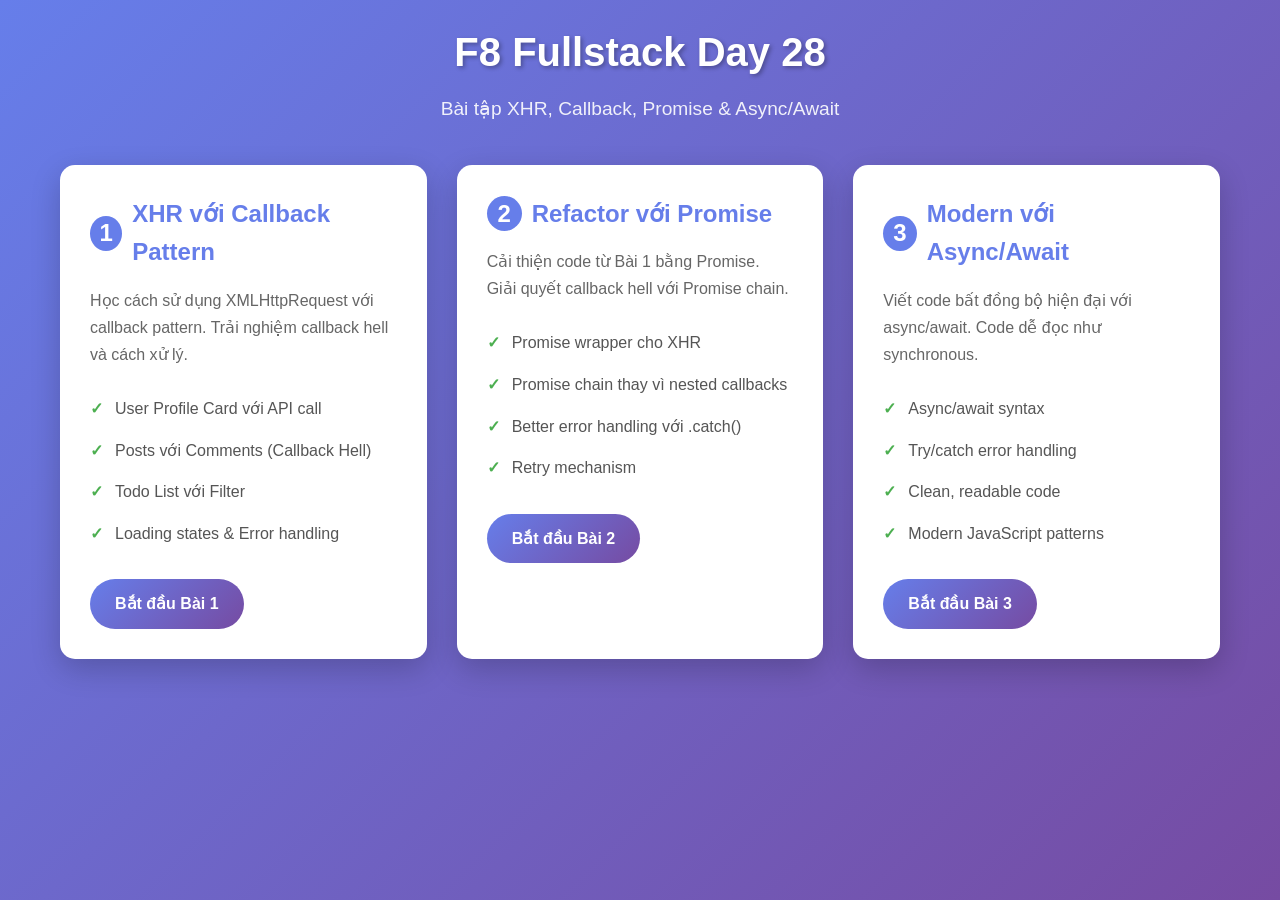
<file: index.html>
<!DOCTYPE html>
<html lang="vi">
  <head>
    <meta charset="UTF-8" />
    <meta name="viewport" content="width=device-width, initial-scale=1.0" />
    <title>F8 Fullstack Day 28 - Bài tập XHR, Promise, Async/Await</title>
    <link rel="stylesheet" href="./styles.css" />
  </head>
  <body>
    <!-- Header Section -->
    <div class="container">
      <header class="header">
        <h1 id="main-title">F8 Fullstack Day 28</h1>
        <p id="main-subtitle">Bài tập XHR, Callback, Promise & Async/Await</p>
      </header>

      <!-- Navigation Cards -->
      <div class="exercises-grid" id="exercises-navigation">
        <div class="exercise-card" id="exercise-1-card">
          <h2 class="exercise-title">
            <span class="exercise-number">1</span>
            XHR với Callback Pattern
          </h2>
          <p class="exercise-description">
            Học cách sử dụng XMLHttpRequest với callback pattern. Trải nghiệm
            callback hell và cách xử lý.
          </p>
          <ul class="exercise-features">
            <li>User Profile Card với API call</li>
            <li>Posts với Comments (Callback Hell)</li>
            <li>Todo List với Filter</li>
            <li>Loading states & Error handling</li>
          </ul>
          <a href="bai1-xhr-callback/index.html" class="exercise-link">
            Bắt đầu Bài 1
          </a>
        </div>

        <div class="exercise-card" id="exercise-2-card">
          <h2 class="exercise-title">
            <span class="exercise-number">2</span>
            Refactor với Promise
          </h2>
          <p class="exercise-description">
            Cải thiện code từ Bài 1 bằng Promise. Giải quyết callback hell với
            Promise chain.
          </p>
          <ul class="exercise-features">
            <li>Promise wrapper cho XHR</li>
            <li>Promise chain thay vì nested callbacks</li>
            <li>Better error handling với .catch()</li>
            <li>Retry mechanism</li>
          </ul>
          <a href="bai2-promise/index.html" class="exercise-link">
            Bắt đầu Bài 2
          </a>
        </div>

        <div class="exercise-card" id="exercise-3-card">
          <h2 class="exercise-title">
            <span class="exercise-number">3</span>
            Modern với Async/Await
          </h2>
          <p class="exercise-description">
            Viết code bất đồng bộ hiện đại với async/await. Code dễ đọc như
            synchronous.
          </p>
          <ul class="exercise-features">
            <li>Async/await syntax</li>
            <li>Try/catch error handling</li>
            <li>Clean, readable code</li>
            <li>Modern JavaScript patterns</li>
          </ul>
          <a href="bai3-async-await/index.html" class="exercise-link"
            >Bắt đầu Bài 3</a
          >
        </div>
      </div>
    </div>
  </body>
</html>
</file>
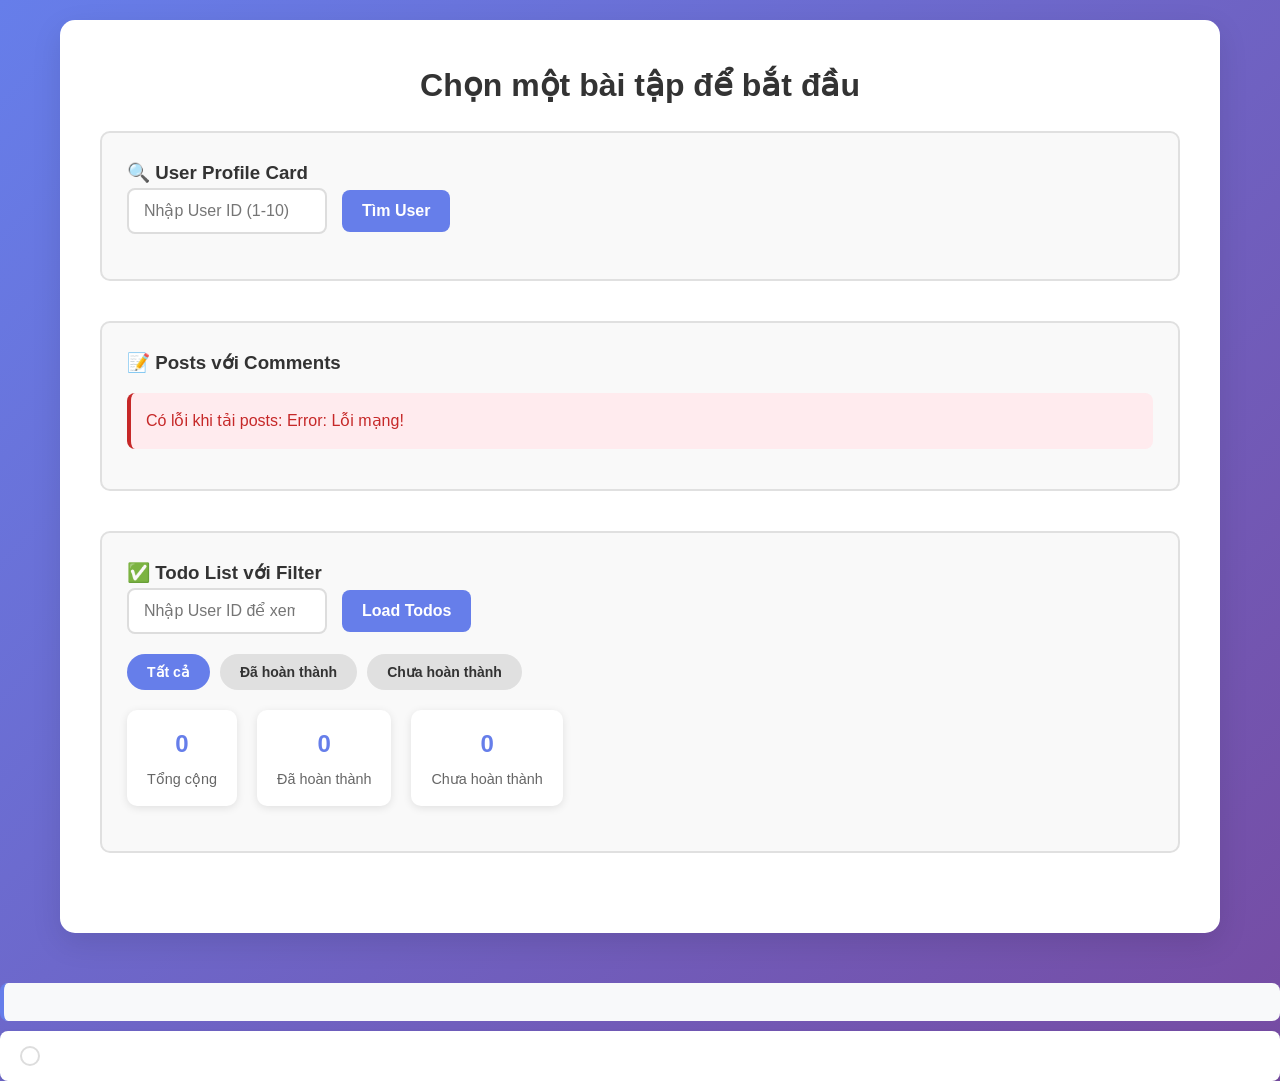
<file: bai2-promise/index.html>
<!DOCTYPE html>
<html lang="vi">
  <head>
    <meta charset="UTF-8" />
    <meta name="viewport" content="width=device-width, initial-scale=1.0" />
    <title>F8 Fullstack Day 28 - Bài tập XHR, Promise, Async/Await</title>
    <link rel="stylesheet" href="../styles.css" />
  </head>
  <body>
    <div class="container">
      <!-- Main Content Area -->
      <main class="main-content" id="main-content">
        <h2 class="section-title" id="content-title">
          Chọn một bài tập để bắt đầu
        </h2>

        <!-- User Profile Section -->
        <section class="user-profile-section" id="user-profile-section">
          <h3>🔍 User Profile Card</h3>
          <div class="user-search-form" id="user-search-form">
            <input
              type="number"
              id="user-id-input"
              class="user-id-input"
              placeholder="Nhập User ID (1-10)"
              min="1"
              max="10"
            />
            <button id="search-user-btn" class="search-user-btn">
              Tìm User
            </button>
          </div>

          <div id="user-loading" class="loading-spinner">
            <p>🔄 Đang tải thông tin user...</p>
          </div>

          <div id="user-error" class="error-message">
            <p id="user-error-text">Có lỗi xảy ra khi tải thông tin user</p>
          </div>

          <div id="user-profile-card" class="user-profile-card">
            <div id="user-avatar" class="user-avatar">U</div>
            <div class="user-info">
              <h4 id="user-name" class="user-name">Tên User</h4>
              <div class="user-details" id="user-details">
                <div class="user-detail-item">
                  <span class="user-detail-label">Email:</span>
                  <span id="user-email">email@example.com</span>
                </div>
                <div class="user-detail-item">
                  <span class="user-detail-label">Phone:</span>
                  <span id="user-phone">+1234567890</span>
                </div>
                <div class="user-detail-item">
                  <span class="user-detail-label">Website:</span>
                  <span id="user-website">website.com</span>
                </div>
                <div class="user-detail-item">
                  <span class="user-detail-label">Company:</span>
                  <span id="user-company">Company Name</span>
                </div>
                <div class="user-detail-item">
                  <span class="user-detail-label">Address:</span>
                  <span id="user-address">Street, City</span>
                </div>
              </div>
            </div>
          </div>
        </section>

        <!-- Posts Section -->
        <section class="posts-section" id="posts-section">
          <h3>📝 Posts với Comments</h3>

          <div id="posts-loading" class="loading-spinner">
            <p>🔄 Đang tải posts...</p>
          </div>

          <div id="posts-error" class="error-message">
            <p id="posts-error-text">Có lỗi xảy ra khi tải posts</p>
          </div>

          <div id="posts-container" class="posts-container">
            <!-- Posts sẽ được load động bằng JavaScript -->
          </div>

          <button
            id="load-more-posts-btn"
            class="load-more-btn"
            style="display: none"
          >
            Xem thêm Posts
          </button>
        </section>

        <!-- Todo Section -->
        <section class="todo-section" id="todo-section">
          <h3>✅ Todo List với Filter</h3>

          <div class="user-search-form">
            <input
              type="number"
              id="todo-user-id-input"
              class="user-id-input"
              placeholder="Nhập User ID để xem todos (1-10)"
              min="1"
              max="10"
            />
            <button id="load-todos-btn" class="search-user-btn">
              Load Todos
            </button>
          </div>

          <div class="todo-filters" id="todo-filters">
            <button id="filter-all" class="filter-btn active" data-filter="all">
              Tất cả
            </button>
            <button
              id="filter-completed"
              class="filter-btn"
              data-filter="completed"
            >
              Đã hoàn thành
            </button>
            <button
              id="filter-incomplete"
              class="filter-btn"
              data-filter="incomplete"
            >
              Chưa hoàn thành
            </button>
          </div>

          <div class="todo-stats" id="todo-stats">
            <div class="stat-item">
              <div id="total-todos" class="stat-number">0</div>
              <div class="stat-label">Tổng cộng</div>
            </div>
            <div class="stat-item">
              <div id="completed-todos" class="stat-number">0</div>
              <div class="stat-label">Đã hoàn thành</div>
            </div>
            <div class="stat-item">
              <div id="incomplete-todos" class="stat-number">0</div>
              <div class="stat-label">Chưa hoàn thành</div>
            </div>
          </div>

          <div id="todos-loading" class="loading-spinner">
            <p>🔄 Đang tải todos...</p>
          </div>

          <div id="todos-error" class="error-message">
            <p id="todos-error-text">Có lỗi xảy ra khi tải todos</p>
          </div>

          <div id="todo-list" class="todo-list">
            <!-- Todos sẽ được load động bằng JavaScript -->
          </div>
        </section>

        <!-- Success Message -->
        <div id="success-message" class="success-message">
          <p id="success-text">Thao tác thành công!</p>
        </div>
      </main>
    </div>

    <!-- Template cho Post Item -->
    <template class="template-post-item">
      <div class="post-item" data-post-id="">
        <h4 class="post-title"></h4>
        <p class="post-body"></p>
        <p class="post-author">Tác giả: <span class="author-name"></span></p>
        <button class="show-comments-btn" data-post-id="">Xem comments</button>
        <div class="comments-container" data-post-id="">
          <!-- Comments sẽ được load động -->
        </div>
      </div>
    </template>

    <!-- Template cho Comment Item -->
    <div class="comment-item">
      <div class="comment-author"></div>
      <div class="comment-email"></div>
      <div class="comment-body"></div>
    </div>

    <!-- Template cho Todo Item -->
    <div class="todo-item" data-todo-id="" data-completed="">
      <div class="todo-checkbox"></div>
      <div class="todo-text"></div>
    </div>

    <script src="./app.js"></script>
  </body>
</html>
</file>
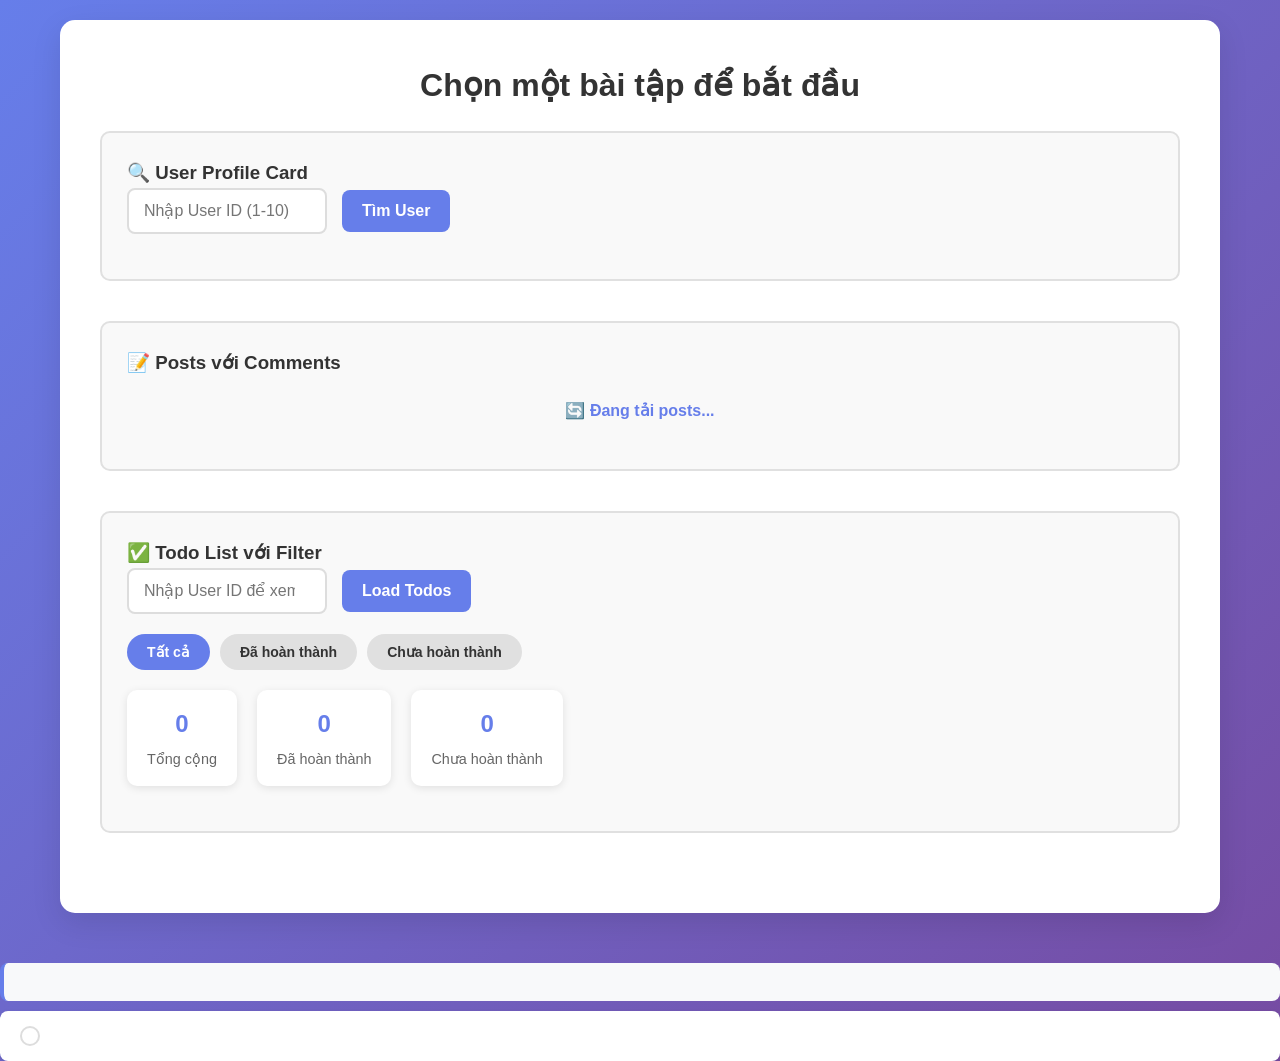
<file: bai3-async-await/index.html>
<!DOCTYPE html>
<html lang="vi">
  <head>
    <meta charset="UTF-8" />
    <meta name="viewport" content="width=device-width, initial-scale=1.0" />
    <title>F8 Fullstack Day 28 - Bài tập XHR, Promise, Async/Await</title>
    <link rel="stylesheet" href="../styles.css" />
  </head>
  <body>
    <div class="container">
      <!-- Main Content Area -->
      <main class="main-content" id="main-content">
        <h2 class="section-title" id="content-title">
          Chọn một bài tập để bắt đầu
        </h2>

        <!-- User Profile Section -->
        <section class="user-profile-section" id="user-profile-section">
          <h3>🔍 User Profile Card</h3>
          <div class="user-search-form" id="user-search-form">
            <input
              type="number"
              id="user-id-input"
              class="user-id-input"
              placeholder="Nhập User ID (1-10)"
              min="1"
              max="10"
            />
            <button id="search-user-btn" class="search-user-btn">
              Tìm User
            </button>
          </div>

          <div id="user-loading" class="loading-spinner">
            <p>🔄 Đang tải thông tin user...</p>
          </div>

          <div id="user-error" class="error-message">
            <p id="user-error-text">Có lỗi xảy ra khi tải thông tin user</p>
          </div>

          <div id="user-profile-card" class="user-profile-card">
            <div id="user-avatar" class="user-avatar">U</div>
            <div class="user-info">
              <h4 id="user-name" class="user-name">Tên User</h4>
              <div class="user-details" id="user-details">
                <div class="user-detail-item">
                  <span class="user-detail-label">Email:</span>
                  <span id="user-email">email@example.com</span>
                </div>
                <div class="user-detail-item">
                  <span class="user-detail-label">Phone:</span>
                  <span id="user-phone">+1234567890</span>
                </div>
                <div class="user-detail-item">
                  <span class="user-detail-label">Website:</span>
                  <span id="user-website">website.com</span>
                </div>
                <div class="user-detail-item">
                  <span class="user-detail-label">Company:</span>
                  <span id="user-company">Company Name</span>
                </div>
                <div class="user-detail-item">
                  <span class="user-detail-label">Address:</span>
                  <span id="user-address">Street, City</span>
                </div>
              </div>
            </div>
          </div>
        </section>

        <!-- Posts Section -->
        <section class="posts-section" id="posts-section">
          <h3>📝 Posts với Comments</h3>

          <div id="posts-loading" class="loading-spinner">
            <p>🔄 Đang tải posts...</p>
          </div>

          <div id="posts-error" class="error-message">
            <p id="posts-error-text">Có lỗi xảy ra khi tải posts</p>
          </div>

          <div id="posts-container" class="posts-container">
            <!-- Posts sẽ được load động bằng JavaScript -->
          </div>

          <button
            id="load-more-posts-btn"
            class="load-more-btn"
            style="display: none"
          >
            Xem thêm Posts
          </button>
        </section>

        <!-- Todo Section -->
        <section class="todo-section" id="todo-section">
          <h3>✅ Todo List với Filter</h3>

          <div class="user-search-form">
            <input
              type="number"
              id="todo-user-id-input"
              class="user-id-input"
              placeholder="Nhập User ID để xem todos (1-10)"
              min="1"
              max="10"
            />
            <button id="load-todos-btn" class="search-user-btn">
              Load Todos
            </button>
          </div>

          <div class="todo-filters" id="todo-filters">
            <button id="filter-all" class="filter-btn active" data-filter="all">
              Tất cả
            </button>
            <button
              id="filter-completed"
              class="filter-btn"
              data-filter="completed"
            >
              Đã hoàn thành
            </button>
            <button
              id="filter-incomplete"
              class="filter-btn"
              data-filter="incomplete"
            >
              Chưa hoàn thành
            </button>
          </div>

          <div class="todo-stats" id="todo-stats">
            <div class="stat-item">
              <div id="total-todos" class="stat-number">0</div>
              <div class="stat-label">Tổng cộng</div>
            </div>
            <div class="stat-item">
              <div id="completed-todos" class="stat-number">0</div>
              <div class="stat-label">Đã hoàn thành</div>
            </div>
            <div class="stat-item">
              <div id="incomplete-todos" class="stat-number">0</div>
              <div class="stat-label">Chưa hoàn thành</div>
            </div>
          </div>

          <div id="todos-loading" class="loading-spinner">
            <p>🔄 Đang tải todos...</p>
          </div>

          <div id="todos-error" class="error-message">
            <p id="todos-error-text">Có lỗi xảy ra khi tải todos</p>
          </div>

          <div id="todo-list" class="todo-list">
            <!-- Todos sẽ được load động bằng JavaScript -->
          </div>
        </section>

        <!-- Success Message -->
        <div id="success-message" class="success-message">
          <p id="success-text">Thao tác thành công!</p>
        </div>
      </main>
    </div>

    <!-- Template cho Post Item -->
    <template class="template-post-item">
      <div class="post-item" data-post-id="">
        <h4 class="post-title"></h4>
        <p class="post-body"></p>
        <p class="post-author">Tác giả: <span class="author-name"></span></p>
        <button class="show-comments-btn" data-post-id="">Xem comments</button>
        <div class="comments-container" data-post-id="">
          <!-- Comments sẽ được load động -->
        </div>
      </div>
    </template>

    <!-- Template cho Comment Item -->
    <div class="comment-item">
      <div class="comment-author"></div>
      <div class="comment-email"></div>
      <div class="comment-body"></div>
    </div>

    <!-- Template cho Todo Item -->
    <div class="todo-item" data-todo-id="" data-completed="">
      <div class="todo-checkbox"></div>
      <div class="todo-text"></div>
    </div>
    <script src="./app.js"></script>
  </body>
</html>
</file>
<file: styles.css>
* {
  margin: 0;
  padding: 0;
  box-sizing: border-box;
}

body {
  font-family: "Segoe UI", Tahoma, Geneva, Verdana, sans-serif;
  line-height: 1.6;
  color: #333;
  background: linear-gradient(135deg, #667eea 0%, #764ba2 100%);
  min-height: 100vh;
}

.container {
  max-width: 1200px;
  margin: 0 auto;
  padding: 20px;
}

.header {
  text-align: center;
  color: white;
  margin-bottom: 40px;
}

.header h1 {
  font-size: 2.5rem;
  margin-bottom: 10px;
  text-shadow: 2px 2px 4px rgba(0, 0, 0, 0.3);
}

.header p {
  font-size: 1.2rem;
  opacity: 0.9;
}

.exercises-grid {
  display: grid;
  grid-template-columns: repeat(auto-fit, minmax(350px, 1fr));
  gap: 30px;
  margin-bottom: 40px;
}

.exercise-card {
  background: white;
  border-radius: 15px;
  padding: 30px;
  box-shadow: 0 10px 30px rgba(0, 0, 0, 0.2);
  transition: transform 0.3s ease, box-shadow 0.3s ease;
}

.exercise-card:hover {
  transform: translateY(-5px);
  box-shadow: 0 15px 40px rgba(0, 0, 0, 0.3);
}

.exercise-title {
  font-size: 1.5rem;
  color: #667eea;
  margin-bottom: 15px;
  display: flex;
  align-items: center;
  gap: 10px;
}

.exercise-number {
  background: #667eea;
  color: white;
  width: 35px;
  height: 35px;
  border-radius: 50%;
  display: flex;
  align-items: center;
  justify-content: center;
  font-weight: bold;
}

.exercise-description {
  color: #666;
  margin-bottom: 20px;
  line-height: 1.7;
}

.exercise-features {
  list-style: none;
  margin-bottom: 25px;
}

.exercise-features li {
  padding: 8px 0;
  padding-left: 25px;
  position: relative;
  color: #555;
}

.exercise-features li::before {
  content: "✓";
  position: absolute;
  left: 0;
  color: #4caf50;
  font-weight: bold;
}

.exercise-link {
  display: inline-block;
  background: linear-gradient(135deg, #667eea 0%, #764ba2 100%);
  color: white;
  text-decoration: none;
  padding: 12px 25px;
  border-radius: 25px;
  font-weight: 600;
  transition: all 0.3s ease;
  text-align: center;
}

.exercise-link:hover {
  transform: scale(1.05);
  box-shadow: 0 5px 15px rgba(102, 126, 234, 0.4);
}

.main-content {
  background: white;
  border-radius: 15px;
  padding: 40px;
  box-shadow: 0 10px 30px rgba(0, 0, 0, 0.1);
  margin-bottom: 30px;
}

.section-title {
  font-size: 2rem;
  color: #333;
  margin-bottom: 20px;
  text-align: center;
}

/* User Profile Section */
.user-profile-section {
  margin-bottom: 40px;
  padding: 25px;
  border: 2px solid #e0e0e0;
  border-radius: 10px;
  background: #f9f9f9;
}

.user-search-form {
  display: flex;
  gap: 15px;
  margin-bottom: 20px;
  align-items: center;
  flex-wrap: wrap;
}

.user-id-input {
  padding: 12px 15px;
  border: 2px solid #ddd;
  border-radius: 8px;
  font-size: 16px;
  min-width: 200px;
  transition: border-color 0.3s ease;
}

.user-id-input:focus {
  outline: none;
  border-color: #667eea;
}

.search-user-btn {
  background: #667eea;
  color: white;
  border: none;
  padding: 12px 20px;
  border-radius: 8px;
  cursor: pointer;
  font-size: 16px;
  font-weight: 600;
  transition: background 0.3s ease;
}

.search-user-btn:hover {
  background: #5a6fd8;
}

.user-profile-card {
  background: white;
  border-radius: 10px;
  padding: 25px;
  box-shadow: 0 5px 15px rgba(0, 0, 0, 0.1);
  display: none;
}

.user-profile-card.show {
  display: block;
}

.user-avatar {
  width: 80px;
  height: 80px;
  border-radius: 50%;
  background: #667eea;
  display: flex;
  align-items: center;
  justify-content: center;
  color: white;
  font-size: 2rem;
  font-weight: bold;
  margin: 0 auto 20px;
}

.user-info {
  text-align: center;
}

.user-name {
  font-size: 1.5rem;
  color: #333;
  margin-bottom: 10px;
}

.user-details {
  display: grid;
  grid-template-columns: repeat(auto-fit, minmax(250px, 1fr));
  gap: 15px;
  margin-top: 20px;
}

.user-detail-item {
  background: #f5f5f5;
  padding: 10px 15px;
  border-radius: 8px;
}

.user-detail-label {
  font-weight: 600;
  color: #667eea;
  display: block;
  margin-bottom: 5px;
}

/* Posts Section */
.posts-section {
  margin-bottom: 40px;
  padding: 25px;
  border: 2px solid #e0e0e0;
  border-radius: 10px;
  background: #f9f9f9;
}

.posts-container {
  display: grid;
  gap: 20px;
}

.post-item {
  background: white;
  border-radius: 10px;
  padding: 20px;
  box-shadow: 0 3px 10px rgba(0, 0, 0, 0.1);
}

.post-title {
  font-size: 1.2rem;
  color: #333;
  margin-bottom: 10px;
  font-weight: 600;
}

.post-body {
  color: #666;
  line-height: 1.6;
  margin-bottom: 15px;
}

.post-author {
  font-size: 0.9rem;
  color: #888;
  margin-bottom: 15px;
}

.show-comments-btn {
  background: #4caf50;
  color: white;
  border: none;
  padding: 8px 15px;
  border-radius: 5px;
  cursor: pointer;
  font-size: 14px;
  transition: background 0.3s ease;
}

.show-comments-btn:hover {
  background: #45a049;
}

.comments-container {
  margin-top: 15px;
  padding-top: 15px;
  border-top: 1px solid #eee;
  display: none;
}

.comments-container.show {
  display: block;
}

.comment-item {
  background: #f8f9fa;
  padding: 15px;
  border-radius: 8px;
  margin-bottom: 10px;
  border-left: 4px solid #667eea;
}

.comment-author {
  font-weight: 600;
  color: #667eea;
  margin-bottom: 5px;
}

.comment-email {
  font-size: 0.9rem;
  color: #888;
  margin-bottom: 8px;
}

.comment-body {
  color: #555;
  line-height: 1.5;
}

.load-more-btn {
  background: #ff9800;
  color: white;
  border: none;
  padding: 12px 25px;
  border-radius: 8px;
  cursor: pointer;
  font-size: 16px;
  font-weight: 600;
  margin-top: 20px;
  transition: background 0.3s ease;
}

.load-more-btn:hover {
  background: #f57c00;
}

/* Todo Section */
.todo-section {
  margin-bottom: 40px;
  padding: 25px;
  border: 2px solid #e0e0e0;
  border-radius: 10px;
  background: #f9f9f9;
}

.todo-filters {
  display: flex;
  gap: 10px;
  margin-bottom: 20px;
  flex-wrap: wrap;
}

.filter-btn {
  background: #e0e0e0;
  color: #333;
  border: none;
  padding: 10px 20px;
  border-radius: 25px;
  cursor: pointer;
  font-size: 14px;
  font-weight: 600;
  transition: all 0.3s ease;
}

.filter-btn.active {
  background: #667eea;
  color: white;
}

.filter-btn:hover {
  background: #667eea;
  color: white;
}

.todo-stats {
  display: flex;
  gap: 20px;
  margin-bottom: 20px;
  flex-wrap: wrap;
}

.stat-item {
  background: white;
  padding: 15px 20px;
  border-radius: 10px;
  text-align: center;
  box-shadow: 0 2px 8px rgba(0, 0, 0, 0.1);
}

.stat-number {
  font-size: 1.5rem;
  font-weight: bold;
  color: #667eea;
}

.stat-label {
  font-size: 0.9rem;
  color: #666;
  margin-top: 5px;
}

.todo-list {
  display: grid;
  gap: 10px;
}

.todo-item {
  background: white;
  padding: 15px 20px;
  border-radius: 8px;
  display: flex;
  align-items: center;
  gap: 15px;
  box-shadow: 0 2px 5px rgba(0, 0, 0, 0.1);
}

.todo-item.completed {
  background: #f0f8f0;
  border-left: 4px solid #4caf50;
}

.todo-item.incomplete {
  background: #fff8f0;
  border-left: 4px solid #ff9800;
}

.todo-checkbox {
  width: 20px;
  height: 20px;
  border-radius: 50%;
  border: 2px solid #ddd;
  display: flex;
  align-items: center;
  justify-content: center;
  font-size: 12px;
  color: white;
  font-weight: bold;
}

.todo-item.completed .todo-checkbox {
  background: #4caf50;
  border-color: #4caf50;
}

.todo-item.incomplete .todo-checkbox {
  background: #ff9800;
  border-color: #ff9800;
}

.todo-text {
  flex: 1;
  color: #333;
}

.todo-item.completed .todo-text {
  text-decoration: line-through;
  color: #888;
}

/* Loading and Error States */
.loading-spinner {
  display: none;
  text-align: center;
  padding: 20px;
  color: #667eea;
  font-weight: 600;
}

.loading-spinner.show {
  display: block;
}

.error-message {
  background: #ffebee;
  color: #c62828;
  padding: 15px;
  border-radius: 8px;
  border-left: 4px solid #c62828;
  margin: 15px 0;
  display: none;
}

.error-message.show {
  display: block;
}

.success-message {
  background: #e8f5e8;
  color: #2e7d32;
  padding: 15px;
  border-radius: 8px;
  border-left: 4px solid #4caf50;
  margin: 15px 0;
  display: none;
}

.success-message.show {
  display: block;
}

/* Responsive Design */
@media (max-width: 768px) {
  .container {
    padding: 15px;
  }

  .header h1 {
    font-size: 2rem;
  }

  .exercises-grid {
    grid-template-columns: 1fr;
    gap: 20px;
  }

  .exercise-card {
    padding: 20px;
  }

  .user-search-form {
    flex-direction: column;
    align-items: stretch;
  }

  .user-id-input {
    min-width: auto;
  }

  .todo-filters {
    justify-content: center;
  }

  .todo-stats {
    justify-content: center;
  }

  .user-details {
    grid-template-columns: 1fr;
  }
}
</file>
